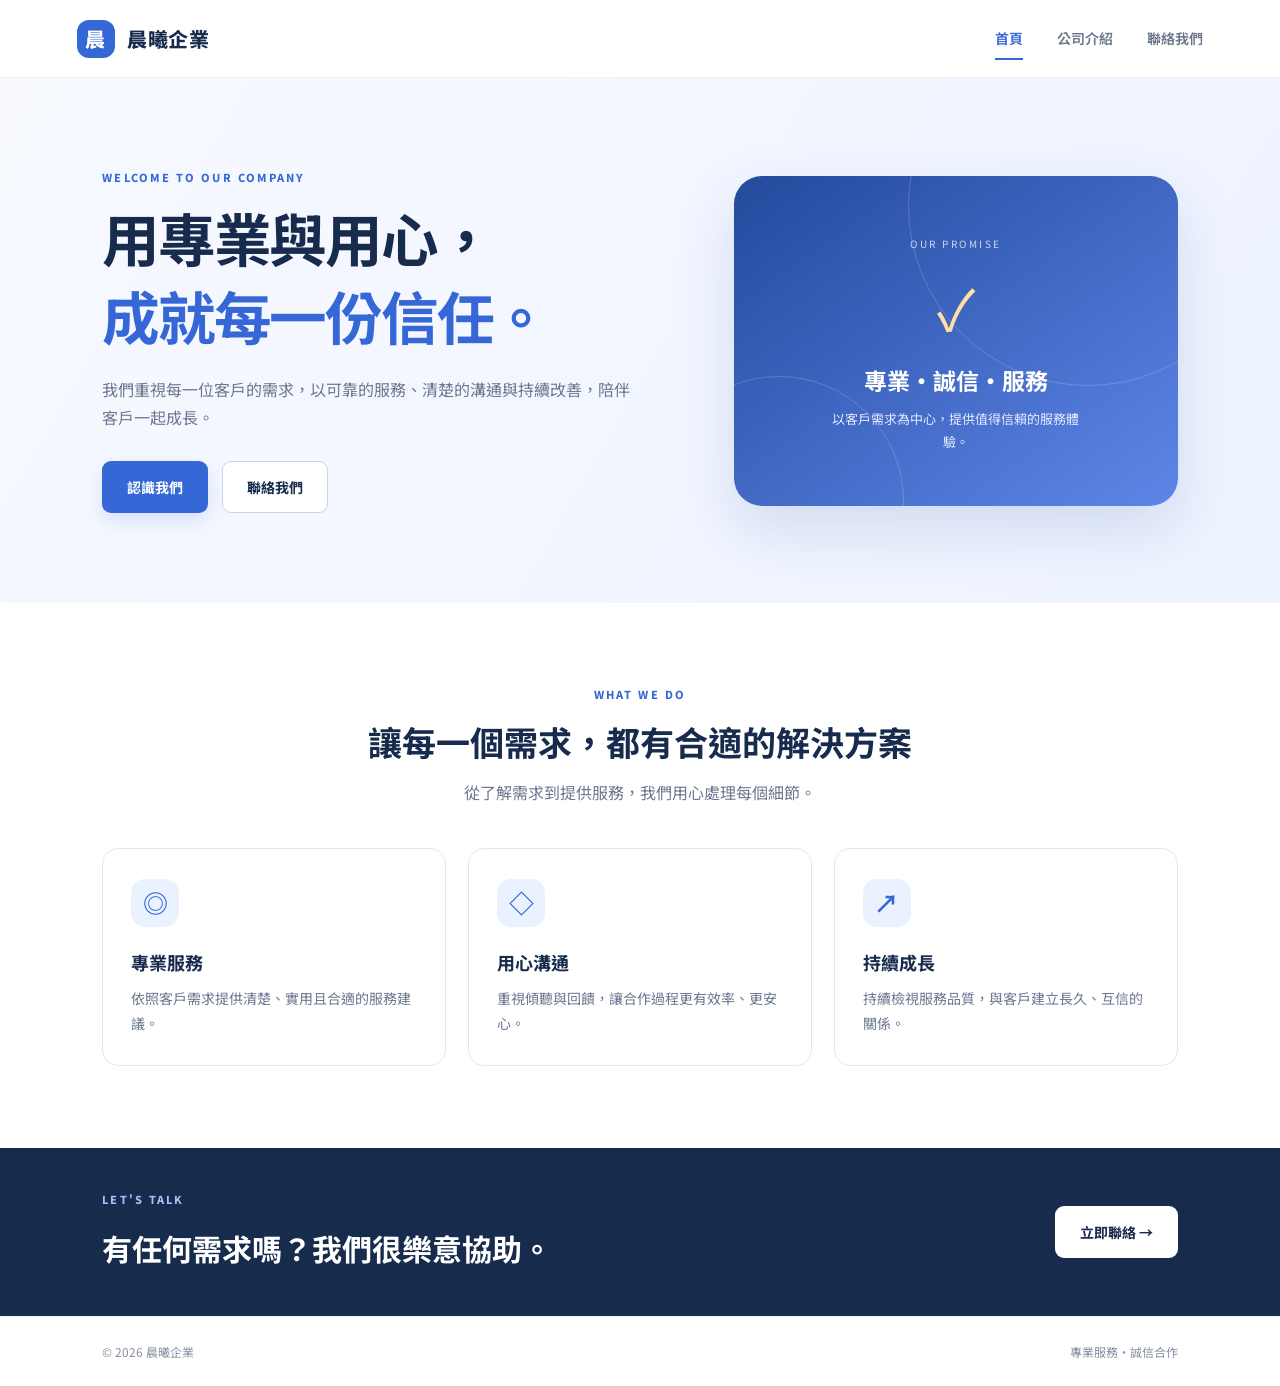
<file: index.html>
<!DOCTYPE html>
<html lang="zh-Hant">
<head>
  <meta charset="UTF-8">
  <meta name="viewport" content="width=device-width, initial-scale=1.0">
  <meta name="description" content="公司介紹、服務項目與聯絡我們">
  <title>晨曦企業｜專業服務，值得信賴</title>
  <link rel="stylesheet" href="style.css">
</head>
<body>
  <header class="site-header">
    <a class="brand" href="index.html" aria-label="晨曦企業首頁">
      <span class="brand-mark">晨</span><span>晨曦企業</span>
    </a>
    <button class="menu-toggle" aria-label="開啟導覽選單" aria-expanded="false">☰</button>
    <nav class="nav" id="main-nav">
      <a class="active" href="index.html">首頁</a>
      <a href="about.html">公司介紹</a>
      <a href="contact.html">聯絡我們</a>
    </nav>
  </header>

  <main>
    <section class="hero">
      <div class="hero-content">
        <p class="eyebrow">WELCOME TO OUR COMPANY</p>
        <h1>用專業與用心，<br><span>成就每一份信任。</span></h1>
        <p class="hero-text">我們重視每一位客戶的需求，以可靠的服務、清楚的溝通與持續改善，陪伴客戶一起成長。</p>
        <div class="hero-actions">
          <a class="button button-primary" href="about.html">認識我們</a>
          <a class="button button-outline" href="contact.html">聯絡我們</a>
        </div>
      </div>
      <div class="hero-card">
        <div class="circle circle-one"></div><div class="circle circle-two"></div>
        <div class="card-content">
          <span class="card-label">OUR PROMISE</span>
          <div class="big-check">✓</div>
          <h2>專業・誠信・服務</h2>
          <p>以客戶需求為中心，提供值得信賴的服務體驗。</p>
        </div>
      </div>
    </section>

    <section class="section intro-section">
      <div class="section-heading">
        <p class="eyebrow">WHAT WE DO</p>
        <h2>讓每一個需求，都有合適的解決方案</h2>
        <p>從了解需求到提供服務，我們用心處理每個細節。</p>
      </div>
      <div class="feature-grid">
        <article class="feature-card"><div class="feature-icon">◎</div><h3>專業服務</h3><p>依照客戶需求提供清楚、實用且合適的服務建議。</p></article>
        <article class="feature-card"><div class="feature-icon">◇</div><h3>用心溝通</h3><p>重視傾聽與回饋，讓合作過程更有效率、更安心。</p></article>
        <article class="feature-card"><div class="feature-icon">↗</div><h3>持續成長</h3><p>持續檢視服務品質，與客戶建立長久、互信的關係。</p></article>
      </div>
    </section>

    <section class="cta-band">
      <div><p class="eyebrow">LET'S TALK</p><h2>有任何需求嗎？我們很樂意協助。</h2></div>
      <a class="button button-light" href="contact.html">立即聯絡 →</a>
    </section>
  </main>
  <footer class="footer"><span>© <span class="year"></span> 晨曦企業</span><span>專業服務・誠信合作</span></footer>
  <script src="script.js"></script>
</body>
</html>
</file>
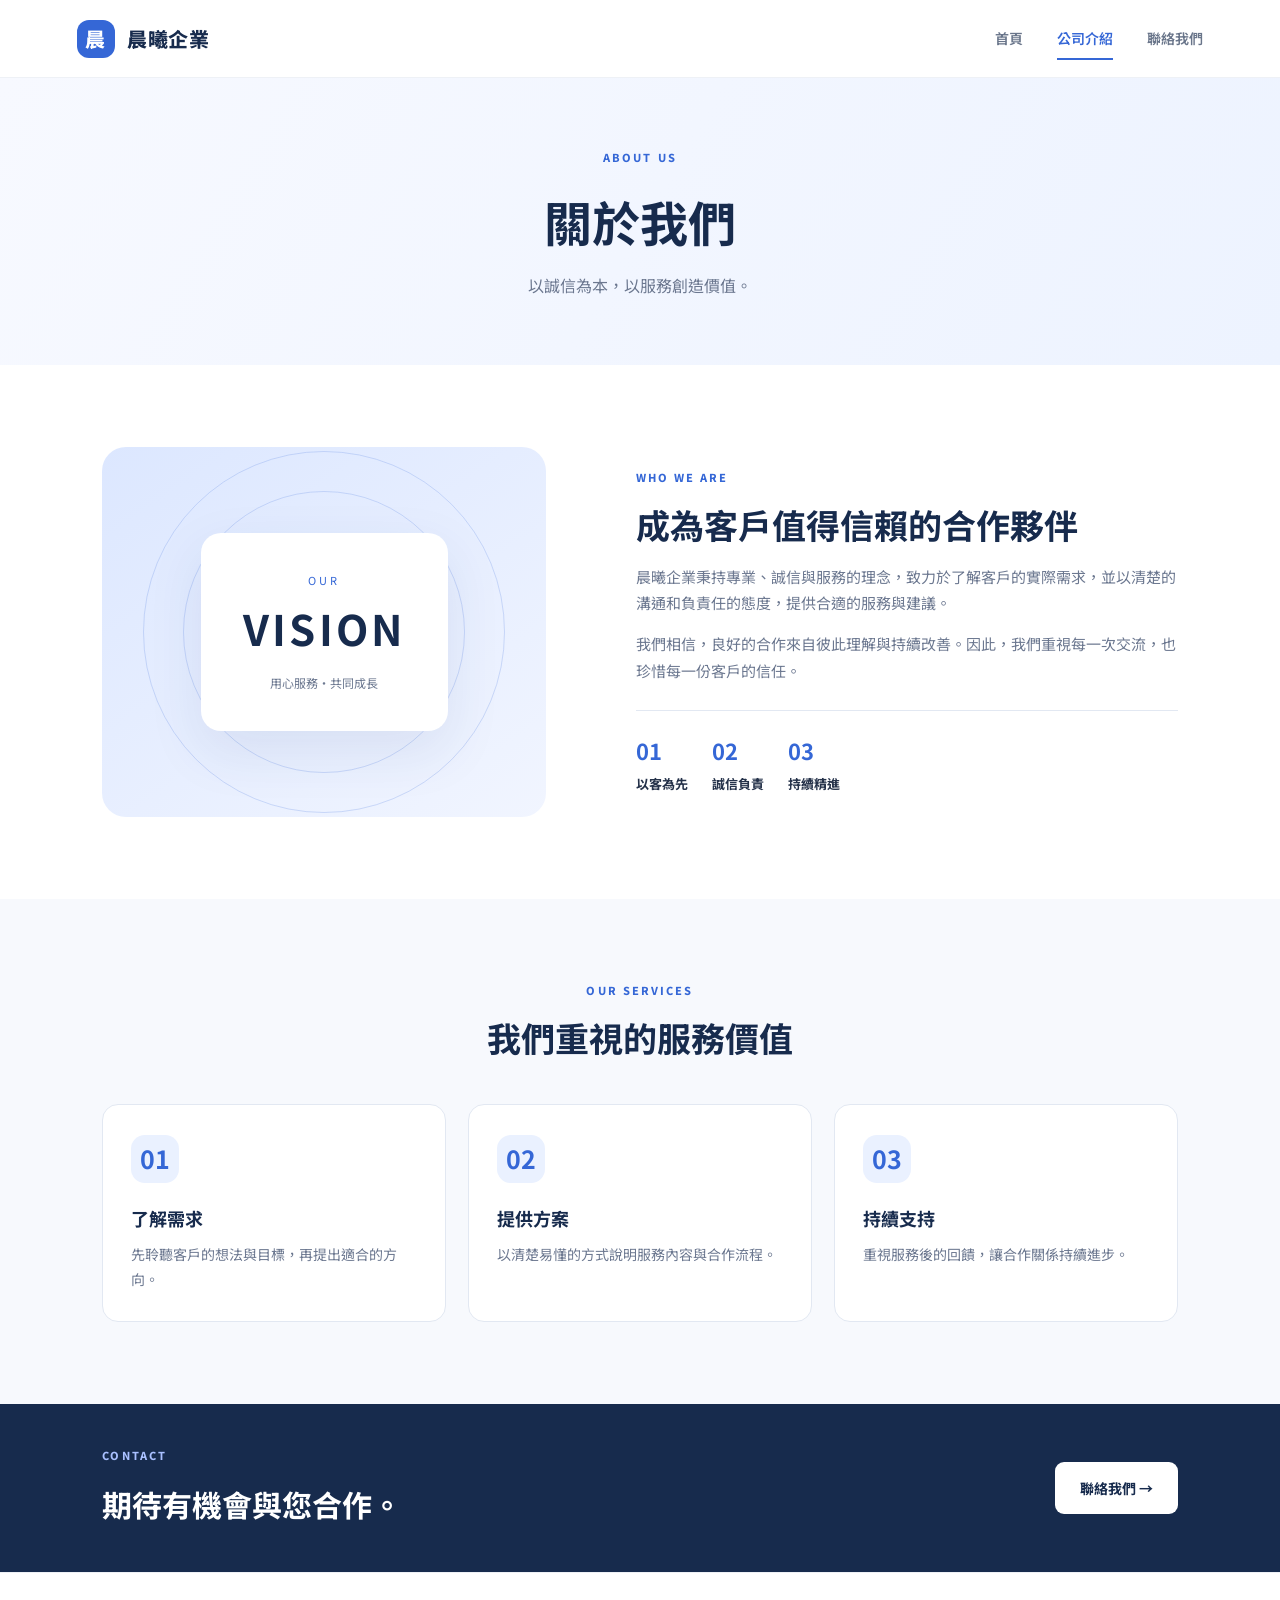
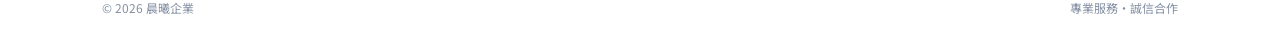
<file: about.html>
<!DOCTYPE html>
<html lang="zh-Hant">
<head>
  <meta charset="UTF-8">
  <meta name="viewport" content="width=device-width, initial-scale=1.0">
  <meta name="description" content="了解晨曦企業的理念、服務與價值">
  <title>公司介紹｜晨曦企業</title>
  <link rel="stylesheet" href="style.css">
</head>
<body>
  <header class="site-header">
    <a class="brand" href="index.html"><span class="brand-mark">晨</span><span>晨曦企業</span></a>
    <button class="menu-toggle" aria-label="開啟導覽選單" aria-expanded="false">☰</button>
    <nav class="nav" id="main-nav"><a href="index.html">首頁</a><a class="active" href="about.html">公司介紹</a><a href="contact.html">聯絡我們</a></nav>
  </header>
  <main>
    <section class="page-hero"><p class="eyebrow">ABOUT US</p><h1>關於我們</h1><p>以誠信為本，以服務創造價值。</p></section>
    <section class="section about-layout">
      <div class="about-art"><div class="about-art-inner"><span>OUR</span><strong>VISION</strong><small>用心服務・共同成長</small></div></div>
      <div class="about-copy"><p class="eyebrow">WHO WE ARE</p><h2>成為客戶值得信賴的合作夥伴</h2>
        <p>晨曦企業秉持專業、誠信與服務的理念，致力於了解客戶的實際需求，並以清楚的溝通和負責任的態度，提供合適的服務與建議。</p>
        <p>我們相信，良好的合作來自彼此理解與持續改善。因此，我們重視每一次交流，也珍惜每一份客戶的信任。</p>
        <div class="values"><div><strong>01</strong><span>以客為先</span></div><div><strong>02</strong><span>誠信負責</span></div><div><strong>03</strong><span>持續精進</span></div></div>
      </div>
    </section>
    <section class="section muted-section"><div class="section-heading"><p class="eyebrow">OUR SERVICES</p><h2>我們重視的服務價值</h2></div>
      <div class="feature-grid">
        <article class="feature-card"><div class="feature-icon">01</div><h3>了解需求</h3><p>先聆聽客戶的想法與目標，再提出適合的方向。</p></article>
        <article class="feature-card"><div class="feature-icon">02</div><h3>提供方案</h3><p>以清楚易懂的方式說明服務內容與合作流程。</p></article>
        <article class="feature-card"><div class="feature-icon">03</div><h3>持續支持</h3><p>重視服務後的回饋，讓合作關係持續進步。</p></article>
      </div>
    </section>
    <section class="cta-band"><div><p class="eyebrow">CONTACT</p><h2>期待有機會與您合作。</h2></div><a class="button button-light" href="contact.html">聯絡我們 →</a></section>
  </main>
  <footer class="footer"><span>© <span class="year"></span> 晨曦企業</span><span>專業服務・誠信合作</span></footer>
  <script src="script.js"></script>
</body>
</html>
</file>
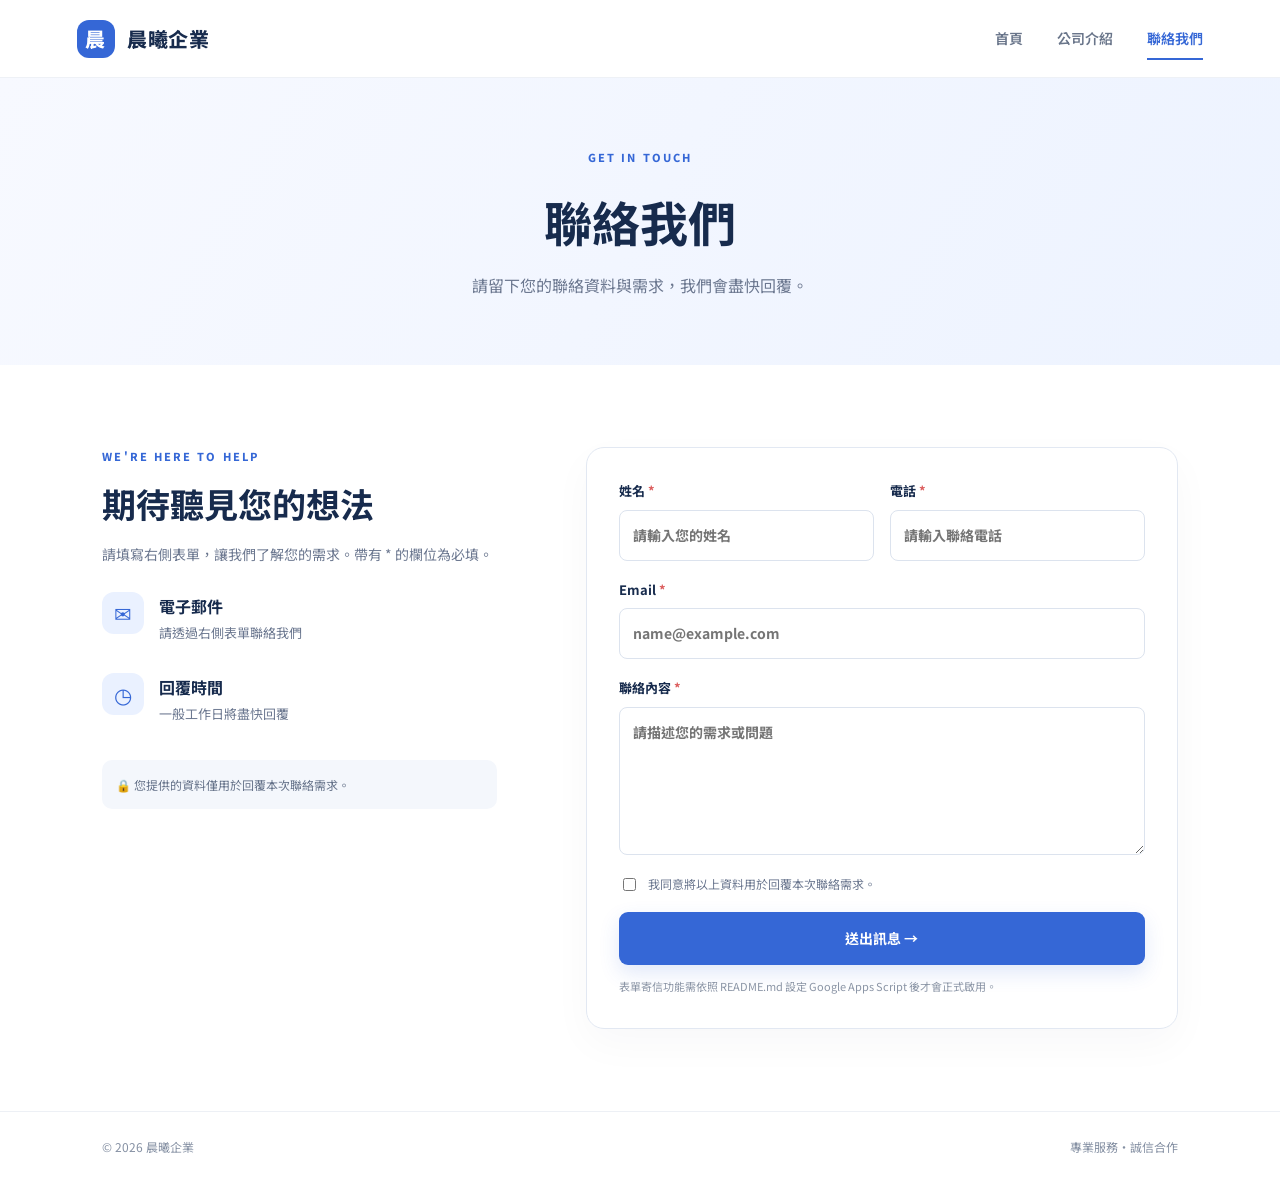
<file: contact.html>
<!DOCTYPE html>
<html lang="zh-Hant">
<head>
  <meta charset="UTF-8">
  <meta name="viewport" content="width=device-width, initial-scale=1.0">
  <meta name="description" content="聯絡晨曦企業">
  <title>聯絡我們｜晨曦企業</title>
  <link rel="stylesheet" href="style.css">
</head>
<body>
  <header class="site-header">
    <a class="brand" href="index.html"><span class="brand-mark">晨</span><span>晨曦企業</span></a>
    <button class="menu-toggle" aria-label="開啟導覽選單" aria-expanded="false">☰</button>
    <nav class="nav" id="main-nav"><a href="index.html">首頁</a><a href="about.html">公司介紹</a><a class="active" href="contact.html">聯絡我們</a></nav>
  </header>
  <main>
    <section class="page-hero"><p class="eyebrow">GET IN TOUCH</p><h1>聯絡我們</h1><p>請留下您的聯絡資料與需求，我們會盡快回覆。</p></section>
    <section class="section contact-layout">
      <aside class="contact-info">
        <p class="eyebrow">WE'RE HERE TO HELP</p><h2>期待聽見您的想法</h2>
        <p>請填寫右側表單，讓我們了解您的需求。帶有 * 的欄位為必填。</p>
        <div class="info-item"><span>✉</span><div><strong>電子郵件</strong><p>請透過右側表單聯絡我們</p></div></div>
        <div class="info-item"><span>◷</span><div><strong>回覆時間</strong><p>一般工作日將盡快回覆</p></div></div>
        <div class="privacy-note">🔒 您提供的資料僅用於回覆本次聯絡需求。</div>
      </aside>
      <form class="contact-form" id="contact-form">
        <div class="form-row">
          <label>姓名 <span>*</span><input name="name" type="text" autocomplete="name" placeholder="請輸入您的姓名" required></label>
          <label>電話 <span>*</span><input name="phone" type="tel" autocomplete="tel" placeholder="請輸入聯絡電話" required></label>
        </div>
        <label>Email <span>*</span><input name="email" type="email" autocomplete="email" placeholder="name@example.com" required></label>
        <label>聯絡內容 <span>*</span><textarea name="message" rows="5" placeholder="請描述您的需求或問題" required></textarea></label>
        <label class="consent"><input type="checkbox" required> 我同意將以上資料用於回覆本次聯絡需求。</label>
        <button class="button button-primary submit-button" type="submit">送出訊息 →</button>
        <p class="form-status" id="form-status" role="status" aria-live="polite"></p>
        <p class="form-hint">表單寄信功能需依照 README.md 設定 Google Apps Script 後才會正式啟用。</p>
      </form>
    </section>
  </main>
  <footer class="footer"><span>© <span class="year"></span> 晨曦企業</span><span>專業服務・誠信合作</span></footer>
  <script src="script.js"></script>
</body>
</html>
</file>
<file: style.css>
@import url('https://fonts.googleapis.com/css2?family=Noto+Sans+TC:wght@400;500;600;700;800&display=swap');
:root{--navy:#172b4d;--blue:#3567d6;--sky:#eaf1ff;--ink:#25324a;--muted:#6c7890;--line:#e2e8f2;--white:#fff;--pale:#f7f9fd;--gold:#e9b765}
*{box-sizing:border-box}html{scroll-behavior:smooth}body{margin:0;font-family:"Noto Sans TC",Arial,sans-serif;color:var(--ink);background:#fff;line-height:1.75}a{color:inherit;text-decoration:none}.site-header{height:78px;padding:0 max(6vw,24px);display:flex;align-items:center;justify-content:space-between;background:#fff;border-bottom:1px solid #eef1f6;position:sticky;top:0;z-index:10}.brand{display:flex;align-items:center;gap:12px;font-size:20px;font-weight:800;color:var(--navy);letter-spacing:.04em}.brand-mark{display:grid;place-items:center;width:38px;height:38px;border-radius:12px;background:var(--blue);color:white;font-size:20px}.nav{display:flex;align-items:center;gap:34px}.nav a{font-size:14px;font-weight:600;color:#69758a;padding:10px 0;position:relative}.nav a:hover,.nav a.active{color:var(--blue)}.nav a.active:after{content:"";position:absolute;left:0;right:0;bottom:1px;height:2px;background:var(--blue)}.menu-toggle{display:none;border:0;background:none;font-size:25px;color:var(--navy)}.hero{padding:90px max(8vw,28px);display:grid;grid-template-columns:1.1fr .9fr;gap:7vw;align-items:center;background:linear-gradient(120deg,#f7f9ff,#edf3ff)}.eyebrow{font-size:11px;letter-spacing:.19em;color:var(--blue);font-weight:800;margin:0 0 12px}.hero h1{font-size:clamp(36px,4.5vw,58px);line-height:1.35;letter-spacing:-.04em;color:var(--navy);margin:0 0 20px}.hero h1 span{color:var(--blue)}.hero-text{max-width:540px;color:var(--muted);font-size:16px;margin-bottom:30px}.hero-actions{display:flex;gap:14px;flex-wrap:wrap}.button{display:inline-flex;justify-content:center;align-items:center;gap:8px;padding:13px 24px;border-radius:9px;border:1px solid transparent;font:inherit;font-weight:700;font-size:14px;cursor:pointer;transition:.2s}.button-primary{background:var(--blue);color:white;box-shadow:0 8px 20px #3567d626}.button-primary:hover{background:#244fb3;transform:translateY(-1px)}.button-outline{border-color:#cbd5e7;color:var(--navy);background:#fff}.button-outline:hover{border-color:var(--blue);color:var(--blue)}.hero-card{min-height:330px;border-radius:28px;background:linear-gradient(145deg,#244a9d,#5e86e8);position:relative;overflow:hidden;display:grid;place-items:center;box-shadow:0 24px 60px #254b9826}.circle{position:absolute;border:1px solid #ffffff2e;border-radius:50%}.circle-one{width:360px;height:360px;right:-90px;top:-150px}.circle-two{width:250px;height:250px;left:-80px;bottom:-120px}.card-content{position:relative;text-align:center;color:white;padding:40px}.card-label{font-size:10px;letter-spacing:.25em;opacity:.75}.big-check{font-size:56px;line-height:1.3;color:#ffe0a3;margin:16px 0}.card-content h2{font-size:23px;margin:0 0 8px}.card-content p{font-size:13px;max-width:260px;color:#e3eaff;margin:auto}.section{padding:82px max(8vw,28px)}.section-heading{text-align:center;max-width:650px;margin:0 auto 42px}.section-heading h2,.about-copy h2,.contact-info h2{font-size:clamp(25px,3vw,34px);line-height:1.45;color:var(--navy);margin:0 0 12px}.section-heading>p:last-child{color:var(--muted);margin:0}.feature-grid{display:grid;grid-template-columns:repeat(3,1fr);gap:22px;max-width:1100px;margin:auto}.feature-card{padding:30px 28px;border:1px solid var(--line);border-radius:16px;background:white;transition:.2s}.feature-card:hover{transform:translateY(-4px);box-shadow:0 15px 35px #172b4d0c;border-color:#cbd8f5}.feature-icon{width:48px;height:48px;display:grid;place-items:center;border-radius:14px;background:var(--sky);color:var(--blue);font-size:25px;font-weight:700;margin-bottom:20px}.feature-card h3{margin:0 0 8px;color:var(--navy);font-size:18px}.feature-card p{color:var(--muted);font-size:14px;margin:0}.cta-band{padding:42px max(8vw,28px);background:var(--navy);color:white;display:flex;justify-content:space-between;align-items:center;gap:24px}.cta-band .eyebrow{color:#a9c0ff}.cta-band h2{font-size:clamp(22px,3vw,30px);margin:0}.button-light{background:white;color:var(--navy);white-space:nowrap}.button-light:hover{background:#eaf1ff}.footer{padding:24px max(8vw,28px);display:flex;justify-content:space-between;gap:20px;color:#8590a3;font-size:12px;border-top:1px solid #edf0f5}.page-hero{text-align:center;padding:70px 24px 66px;background:linear-gradient(120deg,#f7f9ff,#edf3ff)}.page-hero h1{font-size:clamp(34px,4vw,48px);color:var(--navy);margin:0 0 8px}.page-hero>p:last-child{color:var(--muted);margin:0}.about-layout{display:grid;grid-template-columns:.9fr 1.1fr;gap:7vw;align-items:center}.about-art{min-height:370px;border-radius:24px;background:linear-gradient(145deg,#dce7ff,#f1f5ff);display:grid;place-items:center;position:relative;overflow:hidden}.about-art:before,.about-art:after{content:"";position:absolute;border:1px solid #7e9ee955;border-radius:50%;width:280px;height:280px}.about-art:after{width:360px;height:360px}.about-art-inner{z-index:1;background:white;border-radius:20px;padding:38px 42px;box-shadow:0 20px 55px #23447d18;display:flex;flex-direction:column;align-items:center;color:var(--blue)}.about-art-inner span{font-size:11px;letter-spacing:.3em}.about-art-inner strong{font-size:42px;letter-spacing:.08em;color:var(--navy)}.about-art-inner small{font-size:12px;color:var(--muted);margin-top:8px}.about-copy>p:not(.eyebrow){color:var(--muted);font-size:15px}.values{display:flex;gap:24px;margin-top:26px;padding-top:20px;border-top:1px solid var(--line)}.values div{display:flex;flex-direction:column;gap:4px}.values strong{font-size:22px;color:var(--blue)}.values span{font-size:13px;font-weight:700}.muted-section{background:var(--pale)}.contact-layout{display:grid;grid-template-columns:.8fr 1.2fr;gap:7vw;align-items:start}.contact-info>p:not(.eyebrow){color:var(--muted);font-size:14px}.info-item{display:flex;gap:15px;align-items:flex-start;margin:26px 0}.info-item>span{display:grid;place-items:center;width:42px;height:42px;background:var(--sky);border-radius:12px;color:var(--blue);font-size:21px}.info-item strong{color:var(--navy)}.info-item p{margin:2px 0;color:var(--muted);font-size:13px}.privacy-note{font-size:12px;color:#66738a;background:#f4f7fc;padding:14px;border-radius:10px;margin-top:32px}.contact-form{padding:32px;border:1px solid var(--line);border-radius:18px;box-shadow:0 15px 40px #172b4d08}.contact-form label{display:block;font-size:13px;font-weight:700;color:var(--navy);margin-bottom:18px}.contact-form label>span{color:#dc5d5d}.contact-form input:not([type=checkbox]),.contact-form textarea{display:block;width:100%;margin-top:7px;border:1px solid #dce3ee;border-radius:8px;padding:12px 13px;font:inherit;font-size:14px;color:var(--ink);outline:none;background:#fff}.contact-form input:focus,.contact-form textarea:focus{border-color:var(--blue);box-shadow:0 0 0 3px #3567d615}.contact-form textarea{resize:vertical}.form-row{display:grid;grid-template-columns:1fr 1fr;gap:16px}.contact-form .consent{display:flex;align-items:flex-start;gap:9px;font-weight:400;color:var(--muted);font-size:12px}.consent input{margin-top:5px}.submit-button{width:100%}.form-status{font-size:13px;font-weight:600;margin:12px 0 0}.form-hint{font-size:11px;color:#8b95a6;margin:10px 0 0}.form-status.success{color:#16845b}.form-status.error{color:#b54343}
@media(max-width:760px){.site-header{height:68px}.menu-toggle{display:block}.nav{display:none;position:absolute;top:68px;left:0;right:0;background:white;padding:12px 24px 20px;box-shadow:0 12px 18px #172b4d0d;flex-direction:column;gap:8px;align-items:stretch}.nav.open{display:flex}.nav a{padding:9px 0}.nav a.active:after{right:auto;width:35px}.hero{padding-top:58px;padding-bottom:58px;grid-template-columns:1fr;gap:36px}.hero-card{min-height:270px}.section{padding-top:60px;padding-bottom:60px}.feature-grid{grid-template-columns:1fr}.cta-band{align-items:flex-start;flex-direction:column}.footer{flex-direction:column;gap:5px}.about-layout,.contact-layout{grid-template-columns:1fr;gap:36px}.about-art{min-height:280px}.form-row{grid-template-columns:1fr;gap:0}.contact-form{padding:22px}.page-hero{padding-top:54px;padding-bottom:50px}.values{gap:18px}}
</file>
